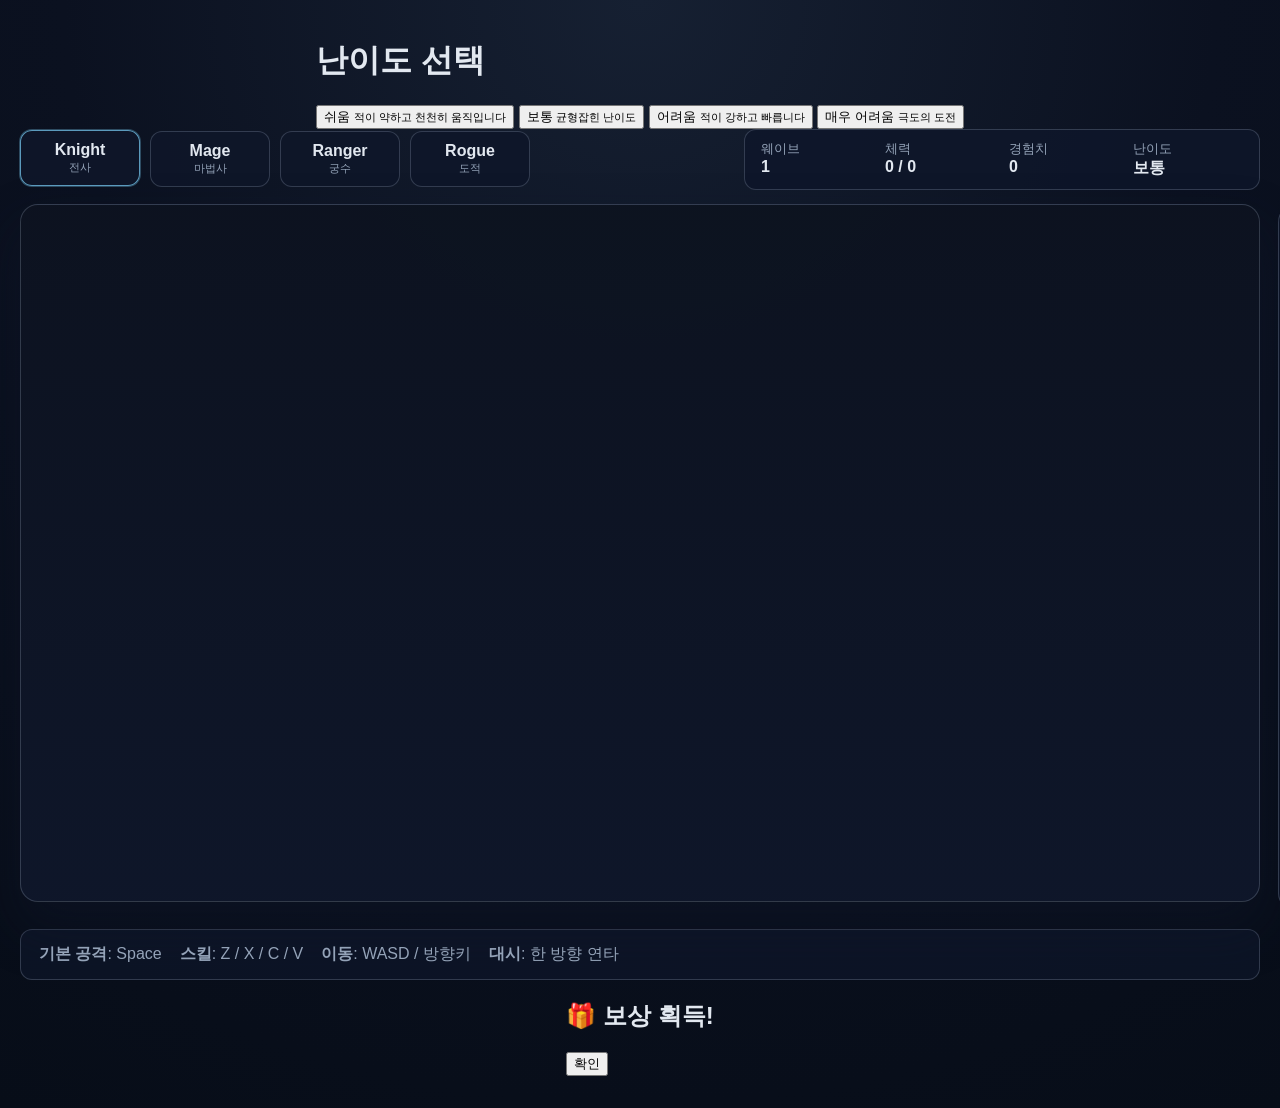
<file: index.html>
<!DOCTYPE html>
<html lang="ko">
  <head>
    <meta charset="UTF-8" />
    <meta name="viewport" content="width=device-width, initial-scale=1.0" />
    <title>Wavebreaker RPG</title>
    <link rel="stylesheet" href="style.css" />
  </head>
  <body>
    <div id="difficultyScreen" class="difficulty-screen">
      <div class="difficulty-card">
        <h1>난이도 선택</h1>
        <div class="difficulty-buttons">
          <button class="difficulty-btn" data-difficulty="easy">
            <span class="diff-title">쉬움</span>
            <small>적이 약하고 천천히 움직입니다</small>
          </button>
          <button class="difficulty-btn" data-difficulty="normal">
            <span class="diff-title">보통</span>
            <small>균형잡힌 난이도</small>
          </button>
          <button class="difficulty-btn" data-difficulty="hard">
            <span class="diff-title">어려움</span>
            <small>적이 강하고 빠릅니다</small>
          </button>
          <button class="difficulty-btn" data-difficulty="extreme">
            <span class="diff-title">매우 어려움</span>
            <small>극도의 도전</small>
          </button>
        </div>
      </div>
    </div>

    <div id="gameScreen" class="game-screen hidden">
      <div class="top-bar">
        <div class="job-selection">
          <button class="job-card selected" data-job="knight">
            <span class="job-name">Knight</span>
            <small>전사</small>
          </button>
          <button class="job-card" data-job="mage">
            <span class="job-name">Mage</span>
            <small>마법사</small>
          </button>
          <button class="job-card" data-job="ranger">
            <span class="job-name">Ranger</span>
            <small>궁수</small>
          </button>
          <button class="job-card" data-job="rogue">
            <span class="job-name">Rogue</span>
            <small>도적</small>
          </button>
        </div>

        <div class="status-panel">
          <div><span>웨이브</span><strong id="waveValue">1</strong></div>
          <div><span>체력</span><strong id="hpValue">0 / 0</strong></div>
          <div><span>경험치</span><strong id="xpValue">0</strong></div>
          <div><span>난이도</span><strong id="diffValue">보통</strong></div>
        </div>
      </div>

      <div class="game-layout">
        <canvas id="gameCanvas" width="1280" height="720"></canvas>

        <aside class="shop-panel">
          <h3>경험치 상점</h3>
          <div class="shop-metrics">
            <div>보유 XP: <strong id="bankValue">0</strong></div>
            <div>스킬 레벨: <strong id="skillLevelValue">0</strong></div>
          </div>

          <div class="upgrade-list">
            <button class="upgrade-btn" data-upgrade="hp">체력 증가</button>
            <button class="upgrade-btn" data-upgrade="damage">공격력 증가</button>
            <button class="upgrade-btn" data-upgrade="speed">이동 속도 증가</button>
          </div>

          <div id="skillShop" class="skill-shop"></div>
        </aside>
      </div>

      <div class="controls-bar">
        <div><strong>기본 공격</strong>: Space</div>
        <div><strong>스킬</strong>: Z / X / C / V</div>
        <div><strong>이동</strong>: WASD / 방향키</div>
        <div><strong>대시</strong>: 한 방향 연타</div>
      </div>

      <div id="overlay" class="overlay hidden">
        <div class="overlay-card">
          <h2>게임 오버</h2>
          <p>R 키를 눌러 다시 시작하세요</p>
        </div>
      </div>
    </div>

    <div id="rewardModal" class="reward-modal hidden">
      <div class="reward-card">
        <h2>🎁 보상 획득!</h2>
        <div id="rewardContent" class="reward-content"></div>
        <button id="claimReward" class="reward-btn">확인</button>
      </div>
    </div>

    <script src="game.js"></script>
  </body>
</html>
</file>
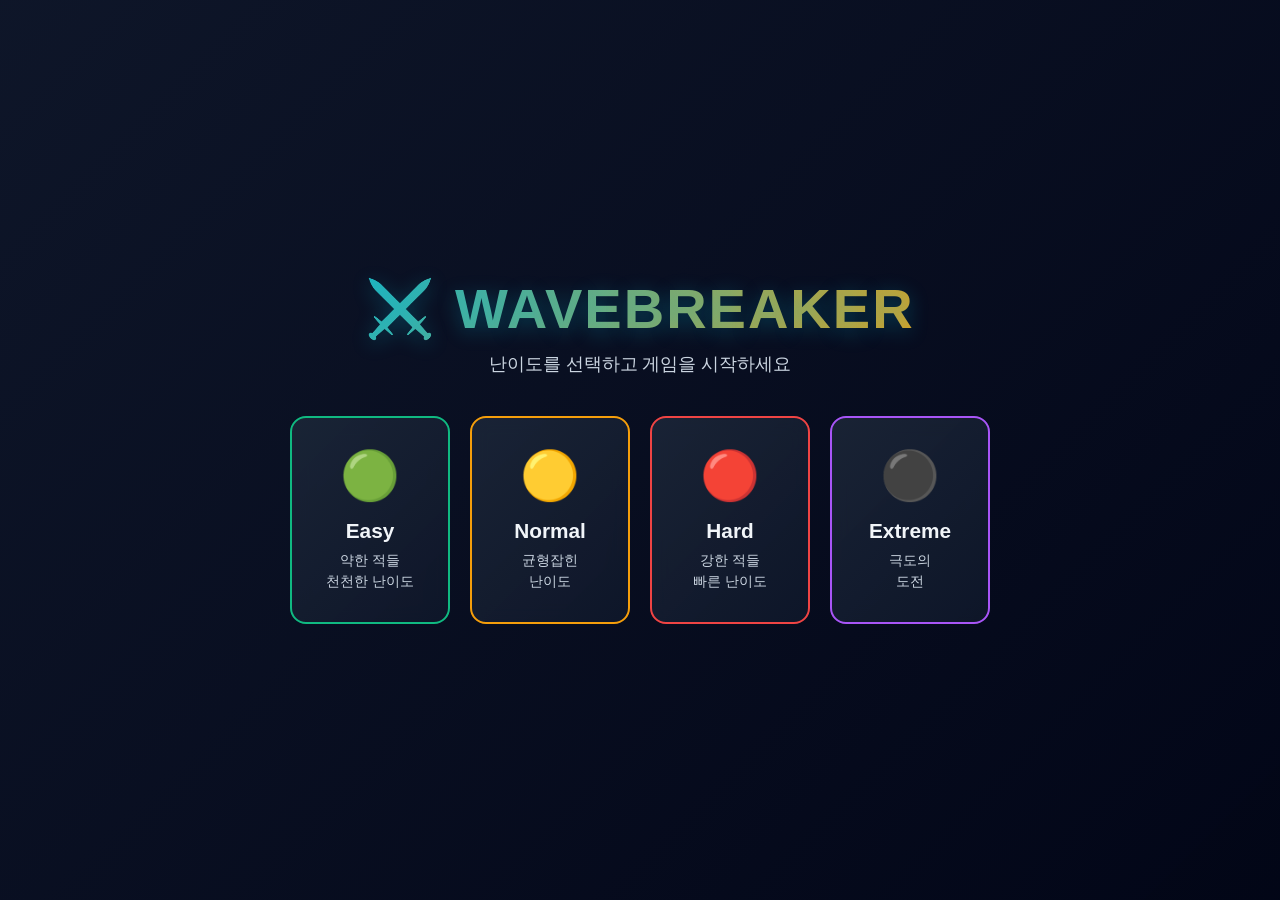
<file: complete-game.html>
<!DOCTYPE html>
<html lang="ko">
<head>
    <meta charset="UTF-8" />
    <meta name="viewport" content="width=device-width, initial-scale=1.0" />
    <title>⚔️ Wavebreaker RPG - 웨이브 브레이커</title>
    <style>
        * { margin: 0; padding: 0; box-sizing: border-box; }
        
        :root {
            --primary: #7c3aed;
            --primary-dark: #5b21b6;
            --secondary: #06b6d4;
            --accent: #f59e0b;
            --danger: #ef4444;
            --success: #10b981;
            --warning: #f97316;
            --bg-dark: #0f172a;
            --bg-darker: #020617;
            --text-primary: #f1f5f9;
            --text-secondary: #cbd5e1;
            --border: #334155;
            --shadow: 0 20px 40px rgba(0, 0, 0, 0.5);
            --glow: 0 0 30px;
        }

        html, body {
            width: 100%;
            height: 100%;
            font-family: 'Segoe UI', Tahoma, Geneva, Verdana, sans-serif;
            background: linear-gradient(135deg, var(--bg-darker) 0%, var(--bg-dark) 100%);
            color: var(--text-primary);
            overflow: hidden;
        }

        body {
            display: flex;
            align-items: center;
            justify-content: center;
        }

        .difficulty-screen {
            position: fixed;
            inset: 0;
            display: flex;
            align-items: center;
            justify-content: center;
            background: linear-gradient(135deg, rgba(15, 23, 42, 0.95) 0%, rgba(2, 6, 23, 0.98) 100%);
            backdrop-filter: blur(10px);
            z-index: 1000;
            animation: fadeIn 0.6s ease-out;
        }

        .difficulty-screen.hidden { display: none; }

        @keyframes fadeIn {
            from { opacity: 0; transform: scale(0.9); }
            to { opacity: 1; transform: scale(1); }
        }

        .difficulty-container {
            text-align: center;
            max-width: 700px;
            width: 90%;
        }

        .difficulty-header {
            margin-bottom: 40px;
        }

        .difficulty-header h1 {
            font-size: 3.5rem;
            font-weight: 900;
            background: linear-gradient(135deg, var(--secondary) 0%, var(--accent) 100%);
            -webkit-background-clip: text;
            -webkit-text-fill-color: transparent;
            background-clip: text;
            text-shadow: 0 4px 20px rgba(6, 182, 212, 0.3);
            margin-bottom: 10px;
            letter-spacing: 2px;
        }

        .difficulty-header p {
            font-size: 1.1rem;
            color: var(--text-secondary);
            font-weight: 300;
        }

        .difficulty-grid {
            display: grid;
            grid-template-columns: repeat(auto-fit, minmax(160px, 1fr));
            gap: 20px;
            margin-top: 40px;
        }

        .difficulty-card {
            padding: 30px 20px;
            border: 2px solid var(--border);
            border-radius: 16px;
            background: linear-gradient(135deg, rgba(30, 41, 59, 0.8) 0%, rgba(15, 23, 42, 0.9) 100%);
            cursor: pointer;
            transition: all 0.3s cubic-bezier(0.34, 1.56, 0.64, 1);
            position: relative;
            overflow: hidden;
            backdrop-filter: blur(10px);
        }

        .difficulty-card::before {
            content: '';
            position: absolute;
            inset: 0;
            background: linear-gradient(135deg, transparent 0%, rgba(255, 255, 255, 0.1) 100%);
            opacity: 0;
            transition: opacity 0.3s;
        }

        .difficulty-card:hover {
            transform: translateY(-8px) scale(1.02);
            border-color: var(--secondary);
            box-shadow: var(--glow) var(--secondary);
            background: linear-gradient(135deg, rgba(6, 182, 212, 0.2) 0%, rgba(15, 23, 42, 0.95) 100%);
        }

        .difficulty-card:hover::before { opacity: 1; }

        .difficulty-emoji {
            font-size: 3rem;
            margin-bottom: 15px;
            display: block;
            animation: bounce 2s infinite;
        }

        .difficulty-card:hover .difficulty-emoji {
            animation: bounce 0.6s;
        }

        @keyframes bounce {
            0%, 100% { transform: translateY(0); }
            50% { transform: translateY(-10px); }
        }

        .difficulty-title {
            font-size: 1.3rem;
            font-weight: 700;
            margin-bottom: 8px;
            color: var(--text-primary);
        }

        .difficulty-desc {
            font-size: 0.85rem;
            color: var(--text-secondary);
            line-height: 1.5;
        }

        .difficulty-card[data-difficulty="easy"] { border-color: #10b981; }
        .difficulty-card[data-difficulty="easy"]:hover { box-shadow: var(--glow) #10b981; }

        .difficulty-card[data-difficulty="normal"] { border-color: var(--accent); }
        .difficulty-card[data-difficulty="normal"]:hover { box-shadow: var(--glow) var(--accent); }

        .difficulty-card[data-difficulty="hard"] { border-color: var(--danger); }
        .difficulty-card[data-difficulty="hard"]:hover { box-shadow: var(--glow) var(--danger); }

        .difficulty-card[data-difficulty="extreme"] { border-color: #a855f7; }
        .difficulty-card[data-difficulty="extreme"]:hover { box-shadow: var(--glow) #a855f7; }

        .game-screen {
            width: 100vw;
            height: 100vh;
            display: flex;
            flex-direction: column;
            padding: 20px;
            gap: 15px;
        }

        .game-screen.hidden { display: none; }

        .top-panel {
            display: grid;
            grid-template-columns: 1fr auto 1fr;
            gap: 20px;
            align-items: center;
        }

        .job-selector {
            display: flex;
            gap: 10px;
            flex-wrap: wrap;
        }

        .job-btn {
            padding: 10px 16px;
            border: 2px solid var(--border);
            background: rgba(30, 41, 59, 0.6);
            color: var(--text-primary);
            border-radius: 12px;
            cursor: pointer;
            font-weight: 600;
            font-size: 0.9rem;
            transition: all 0.3s ease;
            backdrop-filter: blur(10px);
            white-space: nowrap;
        }

        .job-btn:hover {
            border-color: var(--secondary);
            transform: translateY(-2px);
        }

        .job-btn.active {
            border-color: var(--secondary);
            background: linear-gradient(135deg, rgba(6, 182, 212, 0.3) 0%, rgba(6, 182, 212, 0.1) 100%);
            box-shadow: var(--glow) var(--secondary);
        }

        .status-bar {
            display: grid;
            grid-template-columns: repeat(4, 1fr);
            gap: 12px;
        }

        .status-item {
            background: linear-gradient(135deg, rgba(30, 41, 59, 0.8) 0%, rgba(15, 23, 42, 0.9) 100%);
            border: 1px solid var(--border);
            border-radius: 12px;
            padding: 12px;
            text-align: center;
            backdrop-filter: blur(10px);
        }

        .status-label {
            font-size: 0.75rem;
            color: var(--text-secondary);
            text-transform: uppercase;
            letter-spacing: 1px;
            margin-bottom: 4px;
        }

        .status-value {
            font-size: 1.3rem;
            font-weight: 700;
            color: var(--secondary);
        }

        .game-container {
            display: flex;
            gap: 15px;
            flex: 1;
            min-height: 0;
        }

        .canvas-wrapper {
            flex: 1;
            border: 2px solid var(--border);
            border-radius: 16px;
            overflow: hidden;
            background: linear-gradient(135deg, #0a0e27 0%, #16213e 100%);
            box-shadow: var(--shadow);
            position: relative;
        }

        #gameCanvas {
            width: 100%;
            height: 100%;
            display: block;
        }

        .side-panel {
            width: 280px;
            background: linear-gradient(135deg, rgba(30, 41, 59, 0.8) 0%, rgba(15, 23, 42, 0.9) 100%);
            border: 2px solid var(--border);
            border-radius: 16px;
            padding: 20px;
            display: flex;
            flex-direction: column;
            gap: 20px;
            overflow-y: auto;
            backdrop-filter: blur(10px);
            box-shadow: var(--shadow);
        }

        .panel-title {
            font-size: 1.3rem;
            font-weight: 700;
            color: var(--secondary);
            margin-bottom: 10px;
        }

        .stats-grid {
            display: grid;
            grid-template-columns: 1fr 1fr;
            gap: 10px;
        }

        .stat-box {
            background: rgba(15, 23, 42, 0.6);
            border: 1px solid var(--border);
            border-radius: 8px;
            padding: 10px;
            text-align: center;
        }

        .stat-label {
            font-size: 0.75rem;
            color: var(--text-secondary);
            margin-bottom: 4px;
        }

        .stat-value {
            font-size: 1.1rem;
            font-weight: 700;
            color: var(--accent);
        }

        .upgrade-section,
        .skill-section {
            display: flex;
            flex-direction: column;
            gap: 10px;
        }

        .upgrade-btn,
        .skill-btn {
            padding: 12px;
            border: 2px solid var(--border);
            background: linear-gradient(135deg, rgba(30, 41, 59, 0.7) 0%, rgba(15, 23, 42, 0.8) 100%);
            color: var(--text-primary);
            border-radius: 8px;
            cursor: pointer;
            font-weight: 600;
            font-size: 0.85rem;
            transition: all 0.3s ease;
            backdrop-filter: blur(10px);
            text-align: left;
        }

        .upgrade-btn:hover:not(:disabled),
        .skill-btn:hover:not(:disabled) {
            border-color: var(--success);
            transform: translateX(4px);
            background: linear-gradient(135deg, rgba(16, 185, 129, 0.2) 0%, rgba(15, 23, 42, 0.9) 100%);
            box-shadow: var(--glow) var(--success);
        }

        .upgrade-btn:disabled,
        .skill-btn:disabled {
            opacity: 0.5;
            cursor: not-allowed;
            border-color: var(--border);
        }

        .controls-panel {
            background: linear-gradient(135deg, rgba(30, 41, 59, 0.8) 0%, rgba(15, 23, 42, 0.9) 100%);
            border: 2px solid var(--border);
            border-radius: 16px;
            padding: 20px;
            display: grid;
            grid-template-columns: repeat(auto-fit, minmax(200px, 1fr));
            gap: 15px;
            backdrop-filter: blur(10px);
            box-shadow: var(--shadow);
        }

        .control-item {
            display: flex;
            align-items: center;
            gap: 10px;
        }

        .control-key {
            background: linear-gradient(135deg, var(--primary) 0%, var(--primary-dark) 100%);
            padding: 8px 12px;
            border-radius: 8px;
            font-weight: 700;
            font-size: 0.85rem;
            min-width: 50px;
            text-align: center;
            box-shadow: var(--glow) var(--primary);
        }

        .control-desc {
            font-size: 0.9rem;
            color: var(--text-secondary);
        }

        .overlay {
            position: fixed;
            inset: 0;
            display: flex;
            align-items: center;
            justify-content: center;
            background: linear-gradient(135deg, rgba(15, 23, 42, 0.9) 0%, rgba(2, 6, 23, 0.95) 100%);
            backdrop-filter: blur(10px);
            z-index: 999;
        }

        .overlay.hidden { display: none; }

        .game-over-card {
            text-align: center;
            animation: slideUp 0.5s cubic-bezier(0.34, 1.56, 0.64, 1);
        }

        @keyframes slideUp {
            from { opacity: 0; transform: translateY(50px); }
            to { opacity: 1; transform: translateY(0); }
        }

        .game-over-card h1 {
            font-size: 4rem;
            color: var(--danger);
            margin-bottom: 20px;
            font-weight: 900;
            text-shadow: 0 4px 20px rgba(239, 68, 68, 0.3);
        }

        .game-over-stats {
            background: rgba(30, 41, 59, 0.8);
            border: 2px solid var(--border);
            border-radius: 16px;
            padding: 30px;
            margin-bottom: 30px;
            backdrop-filter: blur(10px);
        }

        .stat-line {
            display: flex;
            justify-content: space-between;
            margin: 15px 0;
            font-size: 1.1rem;
        }

        .stat-line strong {
            color: var(--secondary);
        }

        .game-over-action {
            font-size: 1.1rem;
            color: var(--text-secondary);
            margin-top: 20px;
            font-weight: 500;
        }

        .side-panel::-webkit-scrollbar {
            width: 8px;
        }

        .side-panel::-webkit-scrollbar-track {
            background: rgba(15, 23, 42, 0.6);
            border-radius: 4px;
        }

        .side-panel::-webkit-scrollbar-thumb {
            background: var(--secondary);
            border-radius: 4px;
        }

        .side-panel::-webkit-scrollbar-thumb:hover {
            background: var(--accent);
        }

        @media (max-width: 1400px) {
            .game-container { flex-direction: column; }
            .side-panel { width: 100%; height: 200px; }
            .status-bar { grid-template-columns: repeat(2, 1fr); }
        }

        @media (max-width: 768px) {
            .game-screen { padding: 10px; gap: 10px; }
            .top-panel { grid-template-columns: 1fr; }
            .controls-panel { grid-template-columns: repeat(2, 1fr); font-size: 0.85rem; }
            .difficulty-header h1 { font-size: 2.5rem; }
            .difficulty-grid { grid-template-columns: repeat(2, 1fr); gap: 15px; }
        }
    </style>
</head>
<body>
    <div id="difficultyScreen" class="difficulty-screen">
        <div class="difficulty-container">
            <div class="difficulty-header">
                <h1>⚔️ WAVEBREAKER</h1>
                <p>난이도를 선택하고 게임을 시작하세요</p>
            </div>
            <div class="difficulty-grid">
                <div class="difficulty-card" data-difficulty="easy">
                    <span class="difficulty-emoji">🟢</span>
                    <div class="difficulty-title">Easy</div>
                    <div class="difficulty-desc">약한 적들<br>천천한 난이도</div>
                </div>
                <div class="difficulty-card" data-difficulty="normal">
                    <span class="difficulty-emoji">🟡</span>
                    <div class="difficulty-title">Normal</div>
                    <div class="difficulty-desc">균형잡힌<br>난이도</div>
                </div>
                <div class="difficulty-card" data-difficulty="hard">
                    <span class="difficulty-emoji">🔴</span>
                    <div class="difficulty-title">Hard</div>
                    <div class="difficulty-desc">강한 적들<br>빠른 난이도</div>
                </div>
                <div class="difficulty-card" data-difficulty="extreme">
                    <span class="difficulty-emoji">⚫</span>
                    <div class="difficulty-title">Extreme</div>
                    <div class="difficulty-desc">극도의<br>도전</div>
                </div>
            </div>
        </div>
    </div>

    <div id="gameScreen" class="game-screen hidden">
        <div class="top-panel">
            <div class="job-selector">
                <button class="job-btn active" data-job="knight">🗡️ Knight</button>
                <button class="job-btn" data-job="mage">🔮 Mage</button>
                <button class="job-btn" data-job="ranger">🏹 Ranger</button>
                <button class="job-btn" data-job="rogue">🗡️ Rogue</button>
            </div>
            <div style="text-align: center; font-size: 1.5rem; font-weight: 700; color: var(--accent);">
                🌊 Wave <span id="waveDisplay">1</span>
            </div>
            <div class="status-bar">
                <div class="status-item">
                    <div class="status-label">❤️ 체력</div>
                    <div class="status-value" id="hpDisplay">100/100</div>
                </div>
                <div class="status-item">
                    <div class="status-label">⭐ 경험치</div>
                    <div class="status-value" id="xpDisplay">0</div>
                </div>
                <div class="status-item">
                    <div class="status-label">🎯 난이도</div>
                    <div class="status-value" id="diffDisplay">Normal</div>
                </div>
                <div class="status-item">
                    <div class="status-label">👤 직업</div>
                    <div class="status-value" id="jobDisplay">Knight</div>
                </div>
            </div>
        </div>

        <div class="game-container">
            <div class="canvas-wrapper">
                <canvas id="gameCanvas" width="1280" height="720"></canvas>
            </div>
            <div class="side-panel">
                <div>
                    <div class="panel-title">📊 상태</div>
                    <div class="stats-grid">
                        <div class="stat-box">
                            <div class="stat-label">보유 XP</div>
                            <div class="stat-value" id="bankDisplay">0</div>
                        </div>
                        <div class="stat-box">
                            <div class="stat-label">스킬 레벨</div>
                            <div class="stat-value" id="skillLevelDisplay">0</div>
                        </div>
                    </div>
                </div>
                <div class="upgrade-section">
                    <div class="panel-title">⬆️ 업그레이드</div>
                    <button class="upgrade-btn" data-upgrade="hp">❤️ 체력 증가</button>
                    <button class="upgrade-btn" data-upgrade="damage">⚔️ 공격력 증가</button>
                    <button class="upgrade-btn" data-upgrade="speed">💨 이동 속도</button>
                </div>
                <div class="skill-section">
                    <div class="panel-title">✨ 스킬 강화</div>
                    <div id="skillShop"></div>
                </div>
            </div>
        </div>

        <div class="controls-panel">
            <div class="control-item">
                <div class="control-key">SPACE</div>
                <div class="control-desc">기본 공격</div>
            </div>
            <div class="control-item">
                <div class="control-key">Z X C V</div>
                <div class="control-desc">스킬 사용</div>
            </div>
            <div class="control-item">
                <div class="control-key">WASD</div>
                <div class="control-desc">캐릭터 이동</div>
            </div>
            <div class="control-item">
                <div class="control-key">연타</div>
                <div class="control-desc">방향 연타로 대시</div>
            </div>
        </div>
    </div>

    <div id="overlay" class="overlay hidden">
        <div class="game-over-card">
            <h1>🎮 GAME OVER</h1>
            <div class="game-over-stats">
                <div class="stat-line">
                    <span>도달한 웨이브:</span>
                    <strong id="finalWave">1</strong>
                </div>
                <div class="stat-line">
                    <span>획득한 경험치:</span>
                    <strong id="finalXp">0</strong>
                </div>
                <div class="stat-line">
                    <span>플레이 시간:</span>
                    <strong id="playTime">0초</strong>
                </div>
            </div>
            <div class="game-over-action">
                💡 <strong>R 키</strong>를 눌러 다시 시작하세요
            </div>
        </div>
    </div>

    <script>
        const canvas = document.getElementById("gameCanvas");
        const ctx = canvas.getContext("2d");
        const difficultyScreen = document.getElementById("difficultyScreen");
        const gameScreen = document.getElementById("gameScreen");
        const overlay = document.getElementById("overlay");

        const difficultySettings = {
            easy: { label: "Easy", hpMul: 0.6, damageMul: 0.65, speedMul: 0.75, enemyCount: 0.7 },
            normal: { label: "Normal", hpMul: 1, damageMul: 1, speedMul: 1, enemyCount: 1 },
            hard: { label: "Hard", hpMul: 1.4, damageMul: 1.35, speedMul: 1.25, enemyCount: 1.3 },
            extreme: { label: "Extreme", hpMul: 1.9, damageMul: 1.75, speedMul: 1.5, enemyCount: 1.6 }
        };

        const jobs = {
            knight: { name: "Knight", icon: "🗡️", color: "#f9c74f", speed: 3.6, hp: 150, damage: 18, skills: [
                { key: "Z", name: "Shield Bash", type: "melee", damage: 30, range: 120, radius: 58, cooldown: 2.8, color: "#f9c74f" },
                { key: "X", name: "Flame Slash", type: "projectile", damage: 26, speed: 8, radius: 12, cooldown: 4.3, color: "#ff7a59" },
                { key: "C", name: "Earth Stomp", type: "aoe", damage: 34, radius: 110, cooldown: 6.3, color: "#7dd3fc" },
                { key: "V", name: "Blade Storm", type: "cone", damage: 42, range: 150, radius: 48, cooldown: 8.2, color: "#fbbf24" }
            ]},
            mage: { name: "Mage", icon: "🔮", color: "#7dd3fc", speed: 3.3, hp: 120, damage: 16, skills: [
                { key: "Z", name: "Fireball", type: "projectile", damage: 28, speed: 8.5, radius: 12, cooldown: 3.3, color: "#fb7185" },
                { key: "X", name: "Frost Nova", type: "aoe", damage: 31, radius: 130, cooldown: 5.5, color: "#a5b4fc" },
                { key: "C", name: "Arcane Beam", type: "beam", damage: 36, range: 220, cooldown: 6.3, color: "#c084fc" },
                { key: "V", name: "Meteor", type: "meteor", damage: 54, radius: 70, cooldown: 9.2, color: "#f59e0b" }
            ]},
            ranger: { name: "Ranger", icon: "🏹", color: "#86efac", speed: 3.8, hp: 125, damage: 17, skills: [
                { key: "Z", name: "Rapid Shot", type: "projectile", damage: 25, speed: 9, radius: 10, cooldown: 2.7, color: "#4ade80" },
                { key: "X", name: "Piercing Arrow", type: "projectile", damage: 33, speed: 9.5, radius: 12, cooldown: 4.2, color: "#86efac" },
                { key: "C", name: "Snare Trap", type: "aoe", damage: 29, radius: 120, cooldown: 5.7, color: "#facc15" },
                { key: "V", name: "Rain of Arrows", type: "rain", damage: 40, radius: 72, cooldown: 8.5, color: "#34d399" }
            ]},
            rogue: { name: "Rogue", icon: "🗡️", color: "#c4b5fd", speed: 4.2, hp: 110, damage: 19, skills: [
                { key: "Z", name: "Shadow Slash", type: "melee", damage: 27, range: 110, radius: 52, cooldown: 2.5, color: "#c084fc" },
                { key: "X", name: "Blink Step", type: "dash", damage: 18, range: 110, cooldown: 4.5, color: "#a78bfa" },
                { key: "C", name: "Poison Dart", type: "projectile", damage: 30, speed: 8.8, radius: 11, cooldown: 4.5, color: "#4ade80" },
                { key: "V", name: "Night Burst", type: "aoe", damage: 45, radius: 125, cooldown: 8.3, color: "#f472b6" }
            ]}
        };

        const keyState = {};
        let mouseX = canvas.width / 2, mouseY = canvas.height / 2;
        let player = null, enemies = [], projectiles = [], xpOrbs = [], effects = [];
        let state = { selectedClass: "knight", selectedDifficulty: "normal", currentWave: 1, waveTransition: false, waveTimer: 0, gameOver: false, startTime: 0 };

        function clamp(v, min, max) { return Math.min(Math.max(v, min), max); }
        function normalize(x, y) { const len = Math.hypot(x, y) || 1; return { x: x / len, y: y / len }; }
        function distance(ax, ay, bx, by) { return Math.hypot(ax - bx, ay - by); }
        function randRange(min, max) { return Math.random() * (max - min) + min; }

        document.querySelectorAll(".difficulty-card").forEach(card => {
            card.addEventListener("click", () => {
                const difficulty = card.dataset.difficulty;
                state.selectedDifficulty = difficulty;
                state.startTime = Date.now();
                difficultyScreen.classList.add("hidden");
                gameScreen.classList.remove("hidden");
                document.getElementById("diffDisplay").textContent = difficultySettings[difficulty].label;
                startGame();
            });
        });

        document.querySelectorAll(".job-btn").forEach(btn => {
            btn.addEventListener("click", () => {
                document.querySelectorAll(".job-btn").forEach(b => b.classList.remove("active"));
                btn.classList.add("active");
                state.selectedClass = btn.dataset.job;
                document.getElementById("jobDisplay").textContent = jobs[state.selectedClass].name;
                startGame();
            });
        });

        document.querySelectorAll(".upgrade-btn").forEach(btn => {
            btn.addEventListener("click", () => buyUpgrade(btn.dataset.upgrade));
        });

        function startGame() {
            const base = jobs[state.selectedClass];
            const diff = difficultySettings[state.selectedDifficulty];

            player = {
                x: canvas.width / 2, y: canvas.height / 2, radius: 18, speed: base.speed, color: base.color,
                hp: base.hp * diff.hpMul, maxHp: base.hp * diff.hpMul, damage: base.damage,
                facing: { x: 1, y: 0 }, attackCooldown: 0, dashCooldown: 0, dashTimer: 0, dashVector: { x: 0, y: 0 },
                lastMove: { x: 1, y: 0 }, dashHold: 0, lastDashDir: null, xpBank: 0,
                skillLevels: { Z: 0, X: 0, C: 0, V: 0 }, skills: base.skills.map(s => ({ ...s, cooldownLeft: 0 }))
            };

            enemies = []; projectiles = []; xpOrbs = []; effects = [];
            state.currentWave = 1; state.waveTransition = false; state.waveTimer = 0; state.gameOver = false;
            overlay.classList.add("hidden");
            spawnWave();
            updateHud();
        }

        function updateHud() {
            const job = jobs[state.selectedClass];
            document.getElementById("waveDisplay").textContent = state.currentWave;
            document.getElementById("hpDisplay").textContent = `${Math.ceil(player.hp)} / ${Math.ceil(player.maxHp)}`;
            document.getElementById("xpDisplay").textContent = player.xpBank;
            document.getElementById("jobDisplay").textContent = job.name;
            document.getElementById("bankDisplay").textContent = player.xpBank;
            document.getElementById("skillLevelDisplay").textContent = Object.values(player.skillLevels).reduce((a, b) => a + b, 0);

            const skillShop = document.getElementById("skillShop");
            skillShop.innerHTML = "";
            player.skills.forEach(skill => {
                const btn = document.createElement("button");
                const level = player.skillLevels[skill.key] || 0;
                const cost = 20 + level * 18;
                btn.className = "skill-btn";
                btn.textContent = `${skill.key} ${skill.name} (${cost})`;
                btn.disabled = player.xpBank < cost && !state.gameOver;
                btn.addEventListener("click", () => buySkillUpgrade(skill.key));
                skillShop.appendChild(btn);
            });
        }

        function buySkillUpgrade(key) {
            const skill = player.skills.find(s => s.key === key);
            if (!skill) return;
            const level = player.skillLevels[key] || 0;
            const cost = 20 + level * 18;
            if (player.xpBank < cost) return;
            player.xpBank -= cost;
            player.skillLevels[key] = level + 1;
            updateHud();
        }

        function buyUpgrade(type) {
            const costs = { hp: 25, damage: 28, speed: 24 };
            const cost = costs[type];
            if (player.xpBank < cost) return;
            player.xpBank -= cost;
            if (type === "hp") { player.maxHp += 18; player.hp = player.maxHp; }
            else if (type === "damage") { player.damage += 4; }
            else if (type === "speed") { player.speed += 0.28; }
            updateHud();
        }

        window.addEventListener("keydown", (event) => {
            const key = event.key.toLowerCase();
            if (["w", "a", "s", "d", "arrowup", "arrowdown", "arrowleft", "arrowright"].includes(key)) event.preventDefault();
            if (["z", "x", "c", "v", " "].includes(key) || event.code === "Space") event.preventDefault();
            if (event.code === "Space") { keyState["space"] = true; if (!state.gameOver) attack(); return; }
            if (["z", "x", "c", "v"].includes(key)) { keyState[key] = true; if (!state.gameOver) useSkill(key.toUpperCase()); return; }
            if (key === "arrowup") keyState.arrowup = true;
            if (key === "arrowdown") keyState.arrowdown = true;
            if (key === "arrowleft") keyState.arrowleft = true;
            if (key === "arrowright") keyState.arrowright = true;
            if (key === "w") keyState.w = true;
            if (key === "a") keyState.a = true;
            if (key === "s") keyState.s = true;
            if (key === "d") keyState.d = true;
            if (key === "r" && state.gameOver) { difficultyScreen.classList.remove("hidden"); gameScreen.classList.add("hidden"); }
        });

        window.addEventListener("keyup", (event) => {
            const key = event.key.toLowerCase();
            if (event.code === "Space") { keyState["space"] = false; return; }
            ["z", "x", "c", "v", "arrowup", "arrowdown", "arrowleft", "arrowright", "w", "a", "s", "d"].forEach(k => { if (key === k) keyState[k] = false; });
        });

        canvas.addEventListener("mousemove", (event) => {
            const rect = canvas.getBoundingClientRect();
            mouseX = ((event.clientX - rect.left) / rect.width) * canvas.width;
            mouseY = ((event.clientY - rect.top) / rect.height) * canvas.height;
        });

        function attack() {
            if (!player || state.gameOver) return;
            if (player.attackCooldown > 0) return;
            player.attackCooldown = 0.38;
            const angle = Math.atan2(mouseY - player.y, mouseX - player.x) || 0;
            const centerX = player.x + Math.cos(angle) * 95 * 0.7;
            const centerY = player.y + Math.sin(angle) * 95 * 0.7;
            effects.push({ type: "slash", x: centerX, y: centerY, radius: 62, color: "rgba(255,255,255,0.25)", life: 0.12, angle });
            enemies.forEach(enemy => { if (distance(enemy.x, enemy.y, centerX, centerY) < enemy.radius + 28) damageEnemy(enemy, player.damage, 0.5, angle); });
        }

        function useSkill(key) {
            if (!player || state.gameOver) return;
            const skill = player.skills.find(s => s.key === key);
            if (!skill || skill.cooldownLeft > 0) return;
            const level = player.skillLevels[key] || 0;
            const damage = skill.damage + level * 6;
            const angle = Math.atan2(mouseY - player.y, mouseX - player.x) || 0;

            if (skill.type === "melee") {
                const centerX = player.x + Math.cos(angle) * skill.range * 0.7;
                const centerY = player.y + Math.sin(angle) * skill.range * 0.7;
                effects.push({ type: "ring", x: centerX, y: centerY, radius: skill.radius, color: skill.color, life: 0.22 });
                enemies.forEach(enemy => { if (distance(enemy.x, enemy.y, centerX, centerY) < enemy.radius + skill.radius) damageEnemy(enemy, damage, 0.6, angle); });
            } else if (skill.type === "projectile") {
                const dir = normalize(mouseX - player.x, mouseY - player.y);
                projectiles.push({ x: player.x, y: player.y, dx: dir.x, dy: dir.y, radius: skill.radius, speed: skill.speed + level * 0.6, damage, life: 2.4, color: skill.color });
            } else if (skill.type === "aoe") {
                effects.push({ type: "burst", x: player.x, y: player.y, radius: skill.radius, color: skill.color, life: 0.35 });
                enemies.forEach(enemy => { if (distance(enemy.x, enemy.y, player.x, player.y) < skill.radius + enemy.radius) damageEnemy(enemy, damage, 0.8, angle); });
            } else if (skill.type === "dash") {
                const dir = normalize(mouseX - player.x, mouseY - player.y);
                player.dashCooldown = 1.7; player.dashTimer = 0.18; player.dashVector = { x: dir.x * 10, y: dir.y * 10 };
                player.x += dir.x * 30; player.y += dir.y * 30;
                player.x = clamp(player.x, 18, canvas.width - 18);
                player.y = clamp(player.y, 18, canvas.height - 18);
            }
            skill.cooldownLeft = skill.cooldown * (1 - Math.min(level * 0.06, 0.28));
            updateHud();
        }

        function damageEnemy(enemy, amount, knockbackValue, direction) {
            enemy.hp -= amount;
            enemy.hitFlash = 0.12;
            enemy.knockbackX = Math.cos(direction) * knockbackValue * 9;
            enemy.knockbackY = Math.sin(direction) * knockbackValue * 9;
            if (enemy.hp <= 0) killEnemy(enemy);
        }

        function killEnemy(enemy) {
            enemies = enemies.filter(e => e !== enemy);
            xpOrbs.push({ x: enemy.x, y: enemy.y, radius: 7, amount: enemy.xpValue, life: 8 });
            if (enemies.length === 0 && !state.waveTransition) { state.waveTransition = true; state.waveTimer = 0.8; }
        }

        function spawnEnemy(type = "normal", waveLevel = state.currentWave) {
            const side = Math.floor(Math.random() * 4);
            let x = 0, y = 0;
            if (side === 0) { x = randRange(0, canvas.width); y = -30; }
            else if (side === 1) { x = canvas.width + 30; y = randRange(0, canvas.height); }
            else if (side === 2) { x = randRange(0, canvas.width); y = canvas.height + 30; }
            else { x = -30; y = randRange(0, canvas.height); }

            const isBoss = type === "boss";
            const isElite = type === "elite";
            const diff = difficultySettings[state.selectedDifficulty];
            const baseHp = isBoss ? 280 + waveLevel * 72 : isElite ? 110 + waveLevel * 18 : 40 + waveLevel * 10;
            const speed = isBoss ? 1.25 + waveLevel * 0.06 : isElite ? 1.7 + waveLevel * 0.08 : 1.15 + waveLevel * 0.08;
            const dmg = isBoss ? 16 + waveLevel * 2 : isElite ? 10 + waveLevel : 6 + waveLevel;
            const radius = isBoss ? 28 : isElite ? 18 : 14;
            const xpValue = isBoss ? 80 + waveLevel * 24 : isElite ? 28 + waveLevel * 6 : 12 + waveLevel * 4;

            enemies.push({ x, y, radius, hp: baseHp * diff.hpMul, maxHp: baseHp * diff.hpMul, speed: speed * diff.speedMul, damage: dmg * diff.damageMul, xpValue, color: isBoss ? "#f97316" : isElite ? "#e879f9" : "#ef4444", hitFlash: 0, attackCooldown: randRange(0.6, 1.3), knockbackX: 0, knockbackY: 0 });
        }

        function spawnWave() {
            const bossWave = state.currentWave % 4 === 0;
            const diff = difficultySettings[state.selectedDifficulty];
            const baseCount = bossWave ? 1 : 4 + state.currentWave * 2;
            const enemyCount = Math.floor(baseCount * diff.enemyCount);
            for (let i = 0; i < enemyCount; i += 1) {
                const type = bossWave ? "boss" : i % 5 === 0 ? "elite" : "normal";
                spawnEnemy(type, state.currentWave);
            }
        }

        function nextWave() { state.currentWave += 1; state.waveTransition = false; spawnWave(); updateHud(); }

        function updatePlayer(dt) {
            if (!player || state.gameOver) return;
            const moveX = (keyState.d || keyState.arrowright ? 1 : 0) - (keyState.a || keyState.arrowleft ? 1 : 0);
            const moveY = (keyState.s || keyState.arrowdown ? 1 : 0) - (keyState.w || keyState.arrowup ? 1 : 0);

            if (moveX || moveY) {
                const dir = normalize(moveX, moveY);
                if (player.lastDashDir && Math.abs(dir.x - player.lastDashDir.x) < 0.02 && Math.abs(dir.y - player.lastDashDir.y) < 0.02) {
                    player.dashHold += dt;
                } else { player.lastDashDir = dir; player.dashHold = 0; }
                if (player.dashHold > 0.2 && player.dashCooldown <= 0) { player.dashCooldown = 1.7; player.dashTimer = 0.2; player.dashVector = { x: dir.x * 17, y: dir.y * 17 }; player.dashHold = 0; }
                player.lastMove = { x: dir.x, y: dir.y }; player.facing = { x: dir.x, y: dir.y };
            } else { player.dashHold = 0; player.lastDashDir = null; }

            if (player.dashTimer > 0) { player.x += player.dashVector.x * dt * 60; player.y += player.dashVector.y * dt * 60; player.dashTimer -= dt; }
            else { player.x += moveX * player.speed * dt * 60; player.y += moveY * player.speed * dt * 60; }

            player.x = clamp(player.x, player.radius, canvas.width - player.radius);
            player.y = clamp(player.y, player.radius, canvas.height - player.radius);
            if (player.attackCooldown > 0) player.attackCooldown -= dt;
            if (player.dashCooldown > 0) player.dashCooldown -= dt;
            const lookDir = normalize(mouseX - player.x, mouseY - player.y);
            player.facing = { x: lookDir.x, y: lookDir.y };
            player.skills.forEach(skill => { if (skill.cooldownLeft > 0) skill.cooldownLeft -= dt; });
        }

        function updateEnemies(dt) {
            enemies.forEach(enemy => {
                enemy.hitFlash = Math.max(0, enemy.hitFlash - dt);
                enemy.attackCooldown -= dt;
                enemy.knockbackX *= 0.9; enemy.knockbackY *= 0.9;
                const dx = player.x - enemy.x, dy = player.y - enemy.y;
                const dist = Math.hypot(dx, dy) || 1;
                const nx = dx / dist, ny = dy / dist;
                enemy.x += (nx * enemy.speed * 60 * dt) + enemy.knockbackX;
                enemy.y += (ny * enemy.speed * 60 * dt) + enemy.knockbackY;
                if (dist < enemy.radius + player.radius + 6 && enemy.attackCooldown <= 0) {
                    player.hp -= enemy.damage;
                    enemy.attackCooldown = 0.9;
                    if (player.hp <= 0) {
                        player.hp = 0; state.gameOver = true;
                        const playTimeSeconds = Math.floor((Date.now() - state.startTime) / 1000);
                        document.getElementById("finalWave").textContent = state.currentWave;
                        document.getElementById("finalXp").textContent = player.xpBank;
                        document.getElementById("playTime").textContent = playTimeSeconds + "초";
                        overlay.classList.remove("hidden");
                    }
                }
            });
        }

        function updateProjectiles(dt) {
            projectiles.forEach(projectile => {
                projectile.x += projectile.dx * projectile.speed * 60 * dt;
                projectile.y += projectile.dy * projectile.speed * 60 * dt;
                projectile.life -= dt;
                enemies.forEach(enemy => {
                    if (distance(projectile.x, projectile.y, enemy.x, enemy.y) < projectile.radius + enemy.radius) {
                        damageEnemy(enemy, projectile.damage, 0.8, Math.atan2(projectile.dy, projectile.dx));
                        projectile.life = 0;
                    }
                });
            });
            projectiles = projectiles.filter(p => p.life > 0 && p.x > -50 && p.x < canvas.width + 50 && p.y > -50 && p.y < canvas.height + 50);
        }

        function updateXP(dt) {
            xpOrbs.forEach(orb => {
                orb.life -= dt;
                const dist = distance(orb.x, orb.y, player.x, player.y);
                if (dist < 28) { player.xpBank += orb.amount; orb.life = -1; }
            });
            xpOrbs = xpOrbs.filter(o => o.life > 0);
        }

        function updateEffects(dt) { effects.forEach(e => { e.life -= dt; }); effects = effects.filter(e => e.life > 0); }

        function updateState(dt) {
            if (state.gameOver) return;
            updatePlayer(dt); updateEnemies(dt); updateProjectiles(dt); updateXP(dt); updateEffects(dt);
            if (state.waveTransition) { state.waveTimer -= dt; if (state.waveTimer <= 0) nextWave(); }
            if (player.hp > player.maxHp) player.hp = player.maxHp;
            updateHud();
        }

        function drawBackground() {
            ctx.fillStyle = "#0a0e27";
            ctx.fillRect(0, 0, canvas.width, canvas.height);
            ctx.strokeStyle = "rgba(6, 182, 212, 0.1)";
            ctx.lineWidth = 1;
            for (let x = 0; x < canvas.width; x += 40) { ctx.beginPath(); ctx.moveTo(x, 0); ctx.lineTo(x, canvas.height); ctx.stroke(); }
            for (let y = 0; y < canvas.height; y += 40) { ctx.beginPath(); ctx.moveTo(0, y); ctx.lineTo(canvas.width, y); ctx.stroke(); }
        }

        function drawPlayer() {
            ctx.fillStyle = player.color; ctx.beginPath(); ctx.arc(player.x, player.y, player.radius, 0, Math.PI * 2); ctx.fill();
            ctx.strokeStyle = "rgba(255, 255, 255, 0.5)"; ctx.lineWidth = 2; ctx.stroke();
            const aimX = player.x + player.facing.x * 22, aimY = player.y + player.facing.y * 22;
            ctx.strokeStyle = "#06b6d4"; ctx.lineWidth = 2; ctx.beginPath(); ctx.moveTo(player.x, player.y); ctx.lineTo(aimX, aimY); ctx.stroke();
            const barWidth = 50, hpRatio = clamp(player.hp / player.maxHp, 0, 1);
            ctx.fillStyle = "rgba(15, 23, 42, 0.8)"; ctx.fillRect(player.x - barWidth / 2, player.y - 34, barWidth, 6);
            ctx.fillStyle = "#10b981"; ctx.fillRect(player.x - barWidth / 2, player.y - 34, barWidth * hpRatio, 6);
            ctx.strokeStyle = "#06b6d4"; ctx.lineWidth = 1; ctx.strokeRect(player.x - barWidth / 2, player.y - 34, barWidth, 6);
        }

        function drawEnemy(enemy) {
            ctx.fillStyle = enemy.hitFlash > 0 ? "#fff" : enemy.color;
            ctx.beginPath(); ctx.arc(enemy.x, enemy.y, enemy.radius, 0, Math.PI * 2); ctx.fill();
            ctx.strokeStyle = "rgba(255, 255, 255, 0.3)"; ctx.lineWidth = 1.5; ctx.stroke();
            const hpRatio = clamp(enemy.hp / enemy.maxHp, 0, 1);
            ctx.fillStyle = "rgba(15, 23, 42, 0.8)"; ctx.fillRect(enemy.x - 24, enemy.y - enemy.radius - 12, 48, 5);
            ctx.fillStyle = "#f59e0b"; ctx.fillRect(enemy.x - 24, enemy.y - enemy.radius - 12, 48 * hpRatio, 5);
            ctx.strokeStyle = "#f59e0b"; ctx.lineWidth = 1; ctx.strokeRect(enemy.x - 24, enemy.y - enemy.radius - 12, 48, 5);
        }

        function drawProjectiles() {
            projectiles.forEach(p => { ctx.fillStyle = p.color; ctx.beginPath(); ctx.arc(p.x, p.y, p.radius, 0, Math.PI * 2); ctx.fill(); ctx.strokeStyle = "rgba(255, 255, 255, 0.5)"; ctx.lineWidth = 1; ctx.stroke(); });
        }

        function drawXP() {
            xpOrbs.forEach(o => {
                ctx.fillStyle = "#10b981"; ctx.beginPath(); ctx.arc(o.x, o.y, o.radius, 0, Math.PI * 2); ctx.fill();
                ctx.strokeStyle = "#06b6d4"; ctx.lineWidth = 1; ctx.stroke();
                ctx.fillStyle = "#e0f2fe"; ctx.font = "bold 10px Arial"; ctx.textAlign = "center"; ctx.fillText("+" + o.amount, o.x, o.y + 3);
            });
        }

        function drawEffects() {
            effects.forEach(e => {
                ctx.fillStyle = e.color; ctx.strokeStyle = e.color;
                if (e.type === "slash" || e.type === "ring" || e.type === "burst") {
                    ctx.beginPath(); ctx.arc(e.x, e.y, e.radius * (1.0 - e.life * 1.2), 0, Math.PI * 2); ctx.fill();
                }
            });
        }

        function drawWaveText() {
            ctx.fillStyle = "rgba(6, 182, 212, 0.9)"; ctx.font = "bold 48px Arial"; ctx.textAlign = "center"; ctx.textBaseline = "top";
            ctx.fillText(`Wave ${state.currentWave}`, canvas.width / 2, 20);
            if (enemies.length > 0) {
                ctx.font = "16px Arial"; ctx.fillStyle = "rgba(255, 255, 255, 0.6)"; ctx.fillText(`남은 적: ${enemies.length}`, canvas.width / 2, 70);
            }
        }

        function render() {
            drawBackground(); drawXP(); drawProjectiles(); drawEffects(); enemies.forEach(drawEnemy); drawPlayer(); drawWaveText();
        }

        let lastTime = 0;
        function gameLoop(timestamp) {
            const dt = Math.min((timestamp - lastTime) / 1000, 0.033);
            lastTime = timestamp;
            updateState(dt);
            render();
            requestAnimationFrame(gameLoop);
        }

        requestAnimationFrame(gameLoop);
    </script>
</body>
</html>
</file>
<file: style.css>
* {
  box-sizing: border-box;
}

:root {
  --bg-1: #0f172a;
  --bg-2: #111827;
  --panel: rgba(15, 23, 42, 0.86);
  --panel-bright: rgba(30, 41, 59, 0.95);
  --line: rgba(148, 163, 184, 0.28);
  --text: #e2e8f0;
  --muted: #94a3b8;
  --accent: #7dd3fc;
  --gold: #fbbf24;
  --danger: #f87171;
  --success: #34d399;
}

html, body {
  margin: 0;
  width: 100%;
  min-height: 100vh;
  font-family: "Segoe UI", Tahoma, Geneva, Verdana, sans-serif;
  background: radial-gradient(circle at top, #162032 0%, #0b1120 45%, #070d18 100%);
  color: var(--text);
}

body {
  display: flex;
  flex-direction: column;
  align-items: center;
  padding: 18px 20px 32px;
}

.top-bar {
  width: min(1480px, 100%);
  display: flex;
  justify-content: space-between;
  align-items: center;
  gap: 18px;
  margin-bottom: 14px;
}

.job-selection {
  display: flex;
  flex-wrap: wrap;
  gap: 10px;
}

.job-card {
  border: 1px solid var(--line);
  background: rgba(15, 23, 42, 0.9);
  color: var(--text);
  padding: 10px 18px;
  border-radius: 12px;
  min-width: 120px;
  cursor: pointer;
  transition: 0.2s ease;
}

.job-card:hover, .job-card.selected {
  transform: translateY(-1px);
  border-color: rgba(125, 211, 252, 0.7);
  box-shadow: 0 0 0 1px rgba(125, 211, 252, 0.3);
}

.job-card span {
  display: block;
  font-size: 1rem;
  font-weight: 700;
}

.job-card small {
  color: var(--muted);
}

.status-panel {
  display: flex;
  flex-wrap: wrap;
  gap: 14px;
  justify-content: flex-end;
  background: var(--panel);
  border: 1px solid var(--line);
  border-radius: 12px;
  padding: 10px 16px;
}

.status-panel div {
  display: flex;
  flex-direction: column;
  min-width: 110px;
  color: var(--muted);
  font-size: 0.82rem;
}

.status-panel strong {
  color: var(--text);
  font-size: 1rem;
}

.game-layout {
  width: min(1480px, 100%);
  display: flex;
  align-items: flex-start;
  gap: 18px;
}

#gameCanvas {
  width: min(100%, 1280px);
  height: auto;
  background: linear-gradient(180deg, rgba(13, 19, 32, 0.96), rgba(15, 23, 42, 0.96));
  border: 1px solid var(--line);
  border-radius: 18px;
  box-shadow: 0 24px 50px rgba(15, 23, 42, 0.45);
}

.shop-panel {
  width: 280px;
  background: var(--panel);
  border: 1px solid var(--line);
  border-radius: 18px;
  padding: 18px 16px;
}

.shop-panel h3 {
  margin: 0 0 14px;
  font-size: 1.3rem;
}

.shop-metrics {
  display: grid;
  gap: 8px;
  margin-bottom: 18px;
  color: var(--muted);
}

.upgrade-list,
.skill-shop {
  display: grid;
  gap: 10px;
}

.upgrade-btn,
.skill-btn {
  appearance: none;
  width: 100%;
  border: 1px solid var(--line);
  background: var(--panel-bright);
  color: var(--text);
  padding: 10px 12px;
  border-radius: 10px;
  cursor: pointer;
  font-weight: 600;
  transition: 0.2s ease;
}

.upgrade-btn:hover,
.skill-btn:hover {
  border-color: rgba(52, 211, 153, 0.7);
  box-shadow: 0 0 0 1px rgba(52, 211, 153, 0.2);
}

.upgrade-btn:disabled,
.skill-btn:disabled {
  opacity: 0.45;
  cursor: not-allowed;
}

.skill-shop {
  margin-top: 16px;
}

.controls-bar {
  width: min(1480px, 100%);
  margin-top: 18px;
  display: flex;
  flex-wrap: wrap;
  gap: 18px;
  padding: 14px 18px;
  border: 1px solid var(--line);
  background: rgba(15, 23, 42, 0.78);
  border-radius: 12px;
  color: var(--muted);
}

.overlay {
  position: fixed;
  inset: 0;
  display: flex;
  align-items: center;
  justify-content: center;
  background: rgba(2, 6, 23, 0.65);
}

.overlay.hidden {
  display: none;
}

.overlay-card {
  background: rgba(15, 23, 42, 0.95);
  border: 1px solid var(--line);
  border-radius: 18px;
  padding: 28px 36px;
  text-align: center;
  box-shadow: 0 20px 40px rgba(2, 6, 23, 0.5);
}

.overlay-card h2 {
  margin: 0 0 8px;
  color: var(--danger);
}

.overlay-card p {
  margin: 0;
  color: var(--text);
}

@media (max-width: 1200px) {
  .game-layout {
    flex-direction: column;
  }

  .shop-panel {
    width: 100%;
  }
}
</file>
